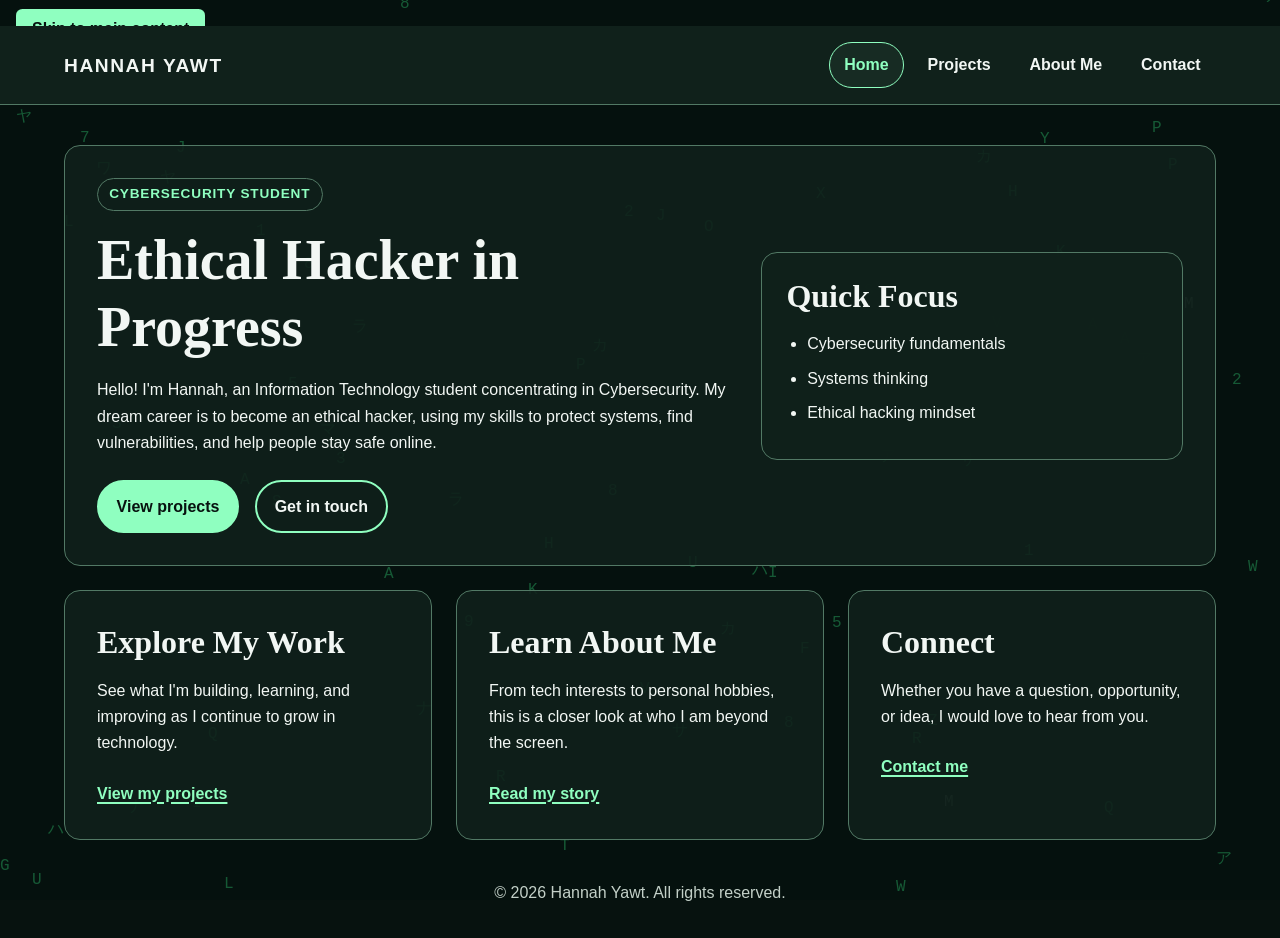
<file: index.html>
<!DOCTYPE html>
<html lang="en">
<head>
  <meta charset="UTF-8">
  <meta name="viewport" content="width=device-width, initial-scale=1.0">
  <meta name="description" content="Hannah Yawt's portfolio, web development projects, and contact information.">
  <title>Home | Hannah Yawt's Portfolio</title>
  <link rel="stylesheet" href="style.css">
  <link rel="stylesheet" href="matrix.css">
  <script src="matrix.js" defer></script>
</head>
<body>
  <a class="skip-link" href="#main-content">Skip to main content</a>
  <header class="site-header">
    <div class="inner">
      <a class="brand" href="index.html">Hannah Yawt</a>
      <nav aria-label="Main navigation">
        <ul class="nav-list">
          <li><a href="index.html" aria-current="page">Home</a></li>
          <li><a href="projects.html">Projects</a></li>
          <li><a href="about.html">About Me</a></li>
          <li><a href="contact.html">Contact</a></li>
        </ul>
      </nav>
    </div>
  </header>
  <main id="main-content" class="page-shell">
    <section class="card hero" aria-labelledby="page-title">
      <div class="hero-copy">
        <p class="eyebrow">Cybersecurity student</p>
        <h1 id="page-title">Ethical Hacker in Progress</h1>
        <p>Hello! I'm Hannah, an Information Technology student concentrating in Cybersecurity. My dream career is to become an ethical hacker, using my skills to protect systems, find vulnerabilities, and help people stay safe online.</p>
        <div class="hero-actions">
          <a class="button primary" href="projects.html">View projects</a>
          <a class="button secondary" href="contact.html">Get in touch</a>
        </div>
      </div>
      <aside class="hero-panel" aria-labelledby="quick-focus-title">
        <h2 id="quick-focus-title">Quick Focus</h2>
        <ul>
          <li>Cybersecurity fundamentals</li>
          <li>Systems thinking</li>
          <li>Ethical hacking mindset</li>
        </ul>
      </aside>
    </section>
    <section class="feature-grid" aria-label="Explore the portfolio">
      <article class="card small-card">
        <h2>Explore My Work</h2>
        <p>See what I'm building, learning, and improving as I continue to grow in technology.</p>
        <a href="projects.html">View my projects</a>
      </article>
      <article class="card small-card">
        <h2>Learn About Me</h2>
        <p>From tech interests to personal hobbies, this is a closer look at who I am beyond the screen.</p>
        <a href="about.html">Read my story</a>
      </article>
      <article class="card small-card">
        <h2>Connect</h2>
        <p>Whether you have a question, opportunity, or idea, I would love to hear from you.</p>
        <a href="contact.html">Contact me</a>
      </article>
    </section>
  </main>
  <footer><p>&copy; 2026 Hannah Yawt. All rights reserved.</p></footer>
</body>
</html>
</file>
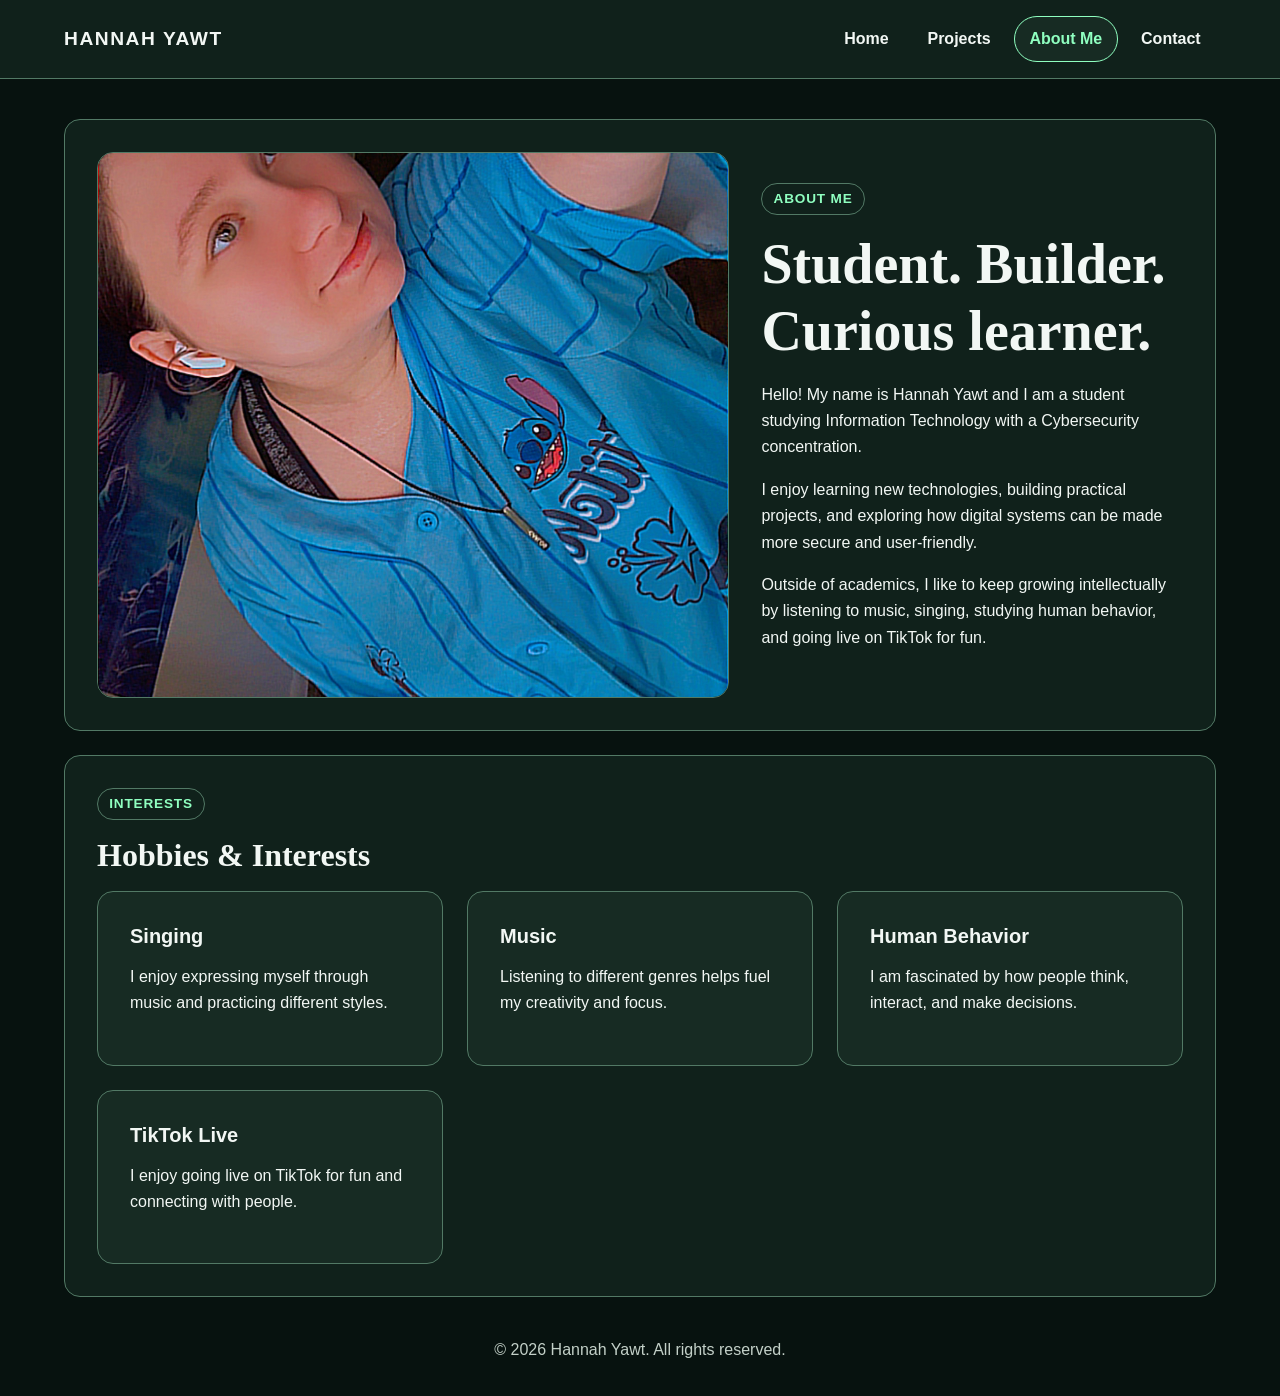
<file: about.html>
<!DOCTYPE html>
<html lang="en">
<head>
  <meta charset="UTF-8">
  <meta name="viewport" content="width=device-width, initial-scale=1.0">
  <meta name="description" content="Learn about Hannah Yawt, her hobbies and interests, and how to get in touch.">
  <title>About Me | Hannah Yawt's Portfolio</title>
  <link rel="stylesheet" href="style.css">
</head>
<body>
  <a class="skip-link" href="#main-content">Skip to main content</a>
  <header class="site-header">
    <div class="inner">
      <a class="brand" href="index.html">Hannah Yawt</a>
      <nav aria-label="Main navigation">
        <ul class="nav-list">
          <li><a href="index.html">Home</a></li>
          <li><a href="projects.html">Projects</a></li>
          <li><a href="about.html" aria-current="page">About Me</a></li>
          <li><a href="contact.html">Contact</a></li>
        </ul>
      </nav>
    </div>
  </header>
  <main id="main-content" class="page-shell">
    <section id="about" class="card about-layout" aria-labelledby="page-title">
      <div class="about-image-wrap">
        <img src="profile.pic.JPEG" alt="Hannah smiling in a blue shirt">
      </div>
      <div class="about-copy">
        <p class="eyebrow">About me</p>
        <h1 id="page-title">Student. Builder. Curious learner.</h1>
        <p>Hello! My name is Hannah Yawt and I am a student studying Information Technology with a Cybersecurity concentration.</p>
        <p>I enjoy learning new technologies, building practical projects, and exploring how digital systems can be made more secure and user-friendly.</p>
        <p>Outside of academics, I like to keep growing intellectually by listening to music, singing, studying human behavior, and going live on TikTok for fun.</p>
      </div>
    </section>
    <section id="hobbies" class="card interests-section" aria-labelledby="interests-title">
      <p class="eyebrow">Interests</p>
      <h2 id="interests-title">Hobbies &amp; Interests</h2>
      <div class="interest-grid">
        <article class="card interest-card">
          <h3>Singing</h3>
          <p>I enjoy expressing myself through music and practicing different styles.</p>
        </article>
        <article class="card interest-card">
          <h3>Music</h3>
          <p>Listening to different genres helps fuel my creativity and focus.</p>
        </article>
        <article class="card interest-card">
          <h3>Human Behavior</h3>
          <p>I am fascinated by how people think, interact, and make decisions.</p>
        </article>
        <article class="card interest-card">
          <h3>TikTok Live</h3>
          <p>I enjoy going live on TikTok for fun and connecting with people.</p>
        </article>
      </div>
    </section>
  </main>
  <footer><p>&copy; 2026 Hannah Yawt. All rights reserved.</p></footer>
</body>
</html>
</file>
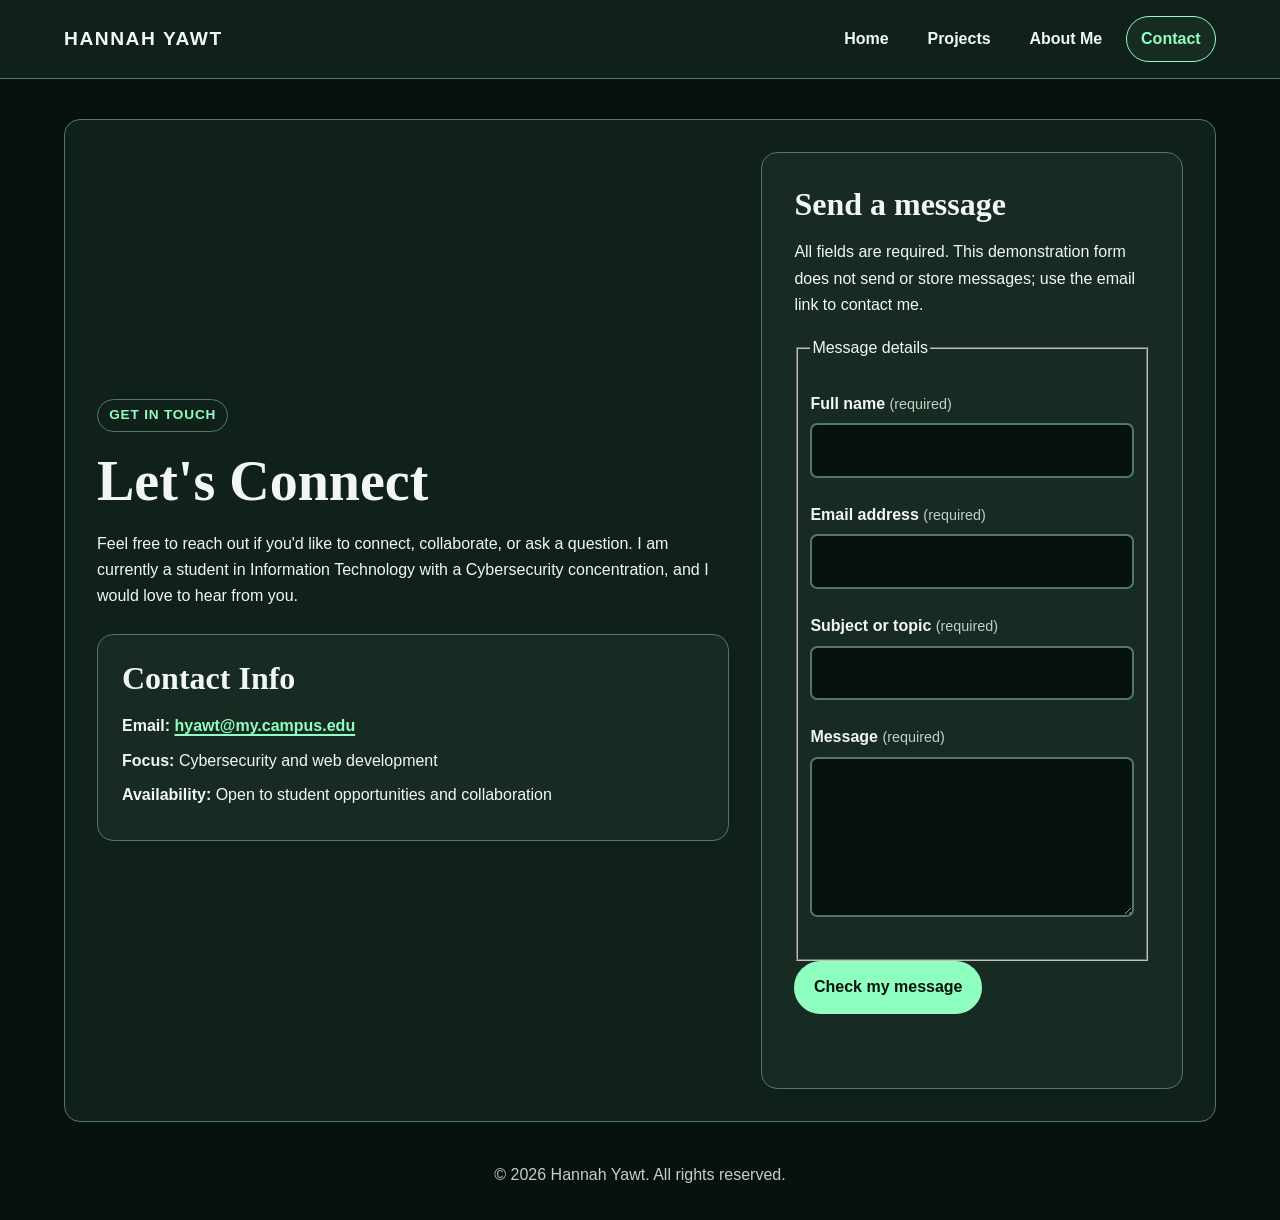
<file: contact.html>
<!DOCTYPE html>
<html lang="en">
<head>
  <meta charset="UTF-8">
  <meta name="viewport" content="width=device-width, initial-scale=1.0">
  <meta name="description" content="Contact Hannah Yawt for questions, collaborations, or opportunities.">
  <title>Contact | Hannah Yawt's Portfolio</title>
  <link rel="stylesheet" href="style.css">
</head>
<body>
  <a class="skip-link" href="#main-content">Skip to main content</a>
  <header class="site-header">
    <div class="inner">
      <a class="brand" href="index.html">Hannah Yawt</a>
      <nav aria-label="Main navigation">
        <ul class="nav-list">
          <li><a href="index.html">Home</a></li>
          <li><a href="projects.html">Projects</a></li>
          <li><a href="about.html">About Me</a></li>
          <li><a href="contact.html" aria-current="page">Contact</a></li>
        </ul>
      </nav>
    </div>
  </header>
  <main id="main-content" class="page-shell">
    <section class="card contact-layout" aria-labelledby="page-title">
      <div>
        <p class="eyebrow">Get in touch</p>
        <h1 id="page-title">Let's Connect</h1>
        <p>Feel free to reach out if you'd like to connect, collaborate, or ask a question. I am currently a student in Information Technology with a Cybersecurity concentration, and I would love to hear from you.</p>
        <div class="contact-card">
          <h2>Contact Info</h2>
          <ul>
            <li><strong>Email:</strong> <a href="mailto:hyawt@my.campus.edu">hyawt@my.campus.edu</a></li>
            <li><strong>Focus:</strong> Cybersecurity and web development</li>
            <li><strong>Availability:</strong> Open to student opportunities and collaboration</li>
          </ul>
        </div>
      </div>
      <div class="card form-card">
        <h2 id="form-title">Send a message</h2>
        <p id="form-help">All fields are required. This demonstration form does not send or store messages; use the email link to contact me.</p>
        <form id="contact-form" novalidate aria-describedby="form-help">
          <fieldset class="contact-fields" aria-describedby="form-help">
            <legend>Message details</legend>
            <div class="form-field">
              <label for="name">Full name <span>(required)</span></label>
              <input id="name" name="name" type="text" autocomplete="name" required aria-describedby="name-error">
              <p class="field-error" id="name-error" aria-live="polite" hidden></p>
            </div>
            <div class="form-field">
              <label for="email">Email address <span>(required)</span></label>
              <input id="email" name="email" type="email" autocomplete="email" required aria-describedby="email-error">
              <p class="field-error" id="email-error" aria-live="polite" hidden></p>
            </div>
            <div class="form-field">
              <label for="subject">Subject or topic <span>(required)</span></label>
              <input id="subject" name="subject" type="text" autocomplete="off" required aria-describedby="subject-error">
              <p class="field-error" id="subject-error" aria-live="polite" hidden></p>
            </div>
            <div class="form-field">
              <label for="message">Message <span>(required)</span></label>
              <textarea id="message" name="message" rows="5" required aria-describedby="message-error"></textarea>
              <p class="field-error" id="message-error" aria-live="polite" hidden></p>
            </div>
          </fieldset>
          <button class="button primary" type="submit">Check my message</button>
          <p class="form-status" id="form-status" role="status" aria-live="polite"></p>
        </form>
      </div>
    </section>
  </main>
  <footer><p>&copy; 2026 Hannah Yawt. All rights reserved.</p></footer>
  <script src="contact.js" defer></script>
</body>
</html>
</file>
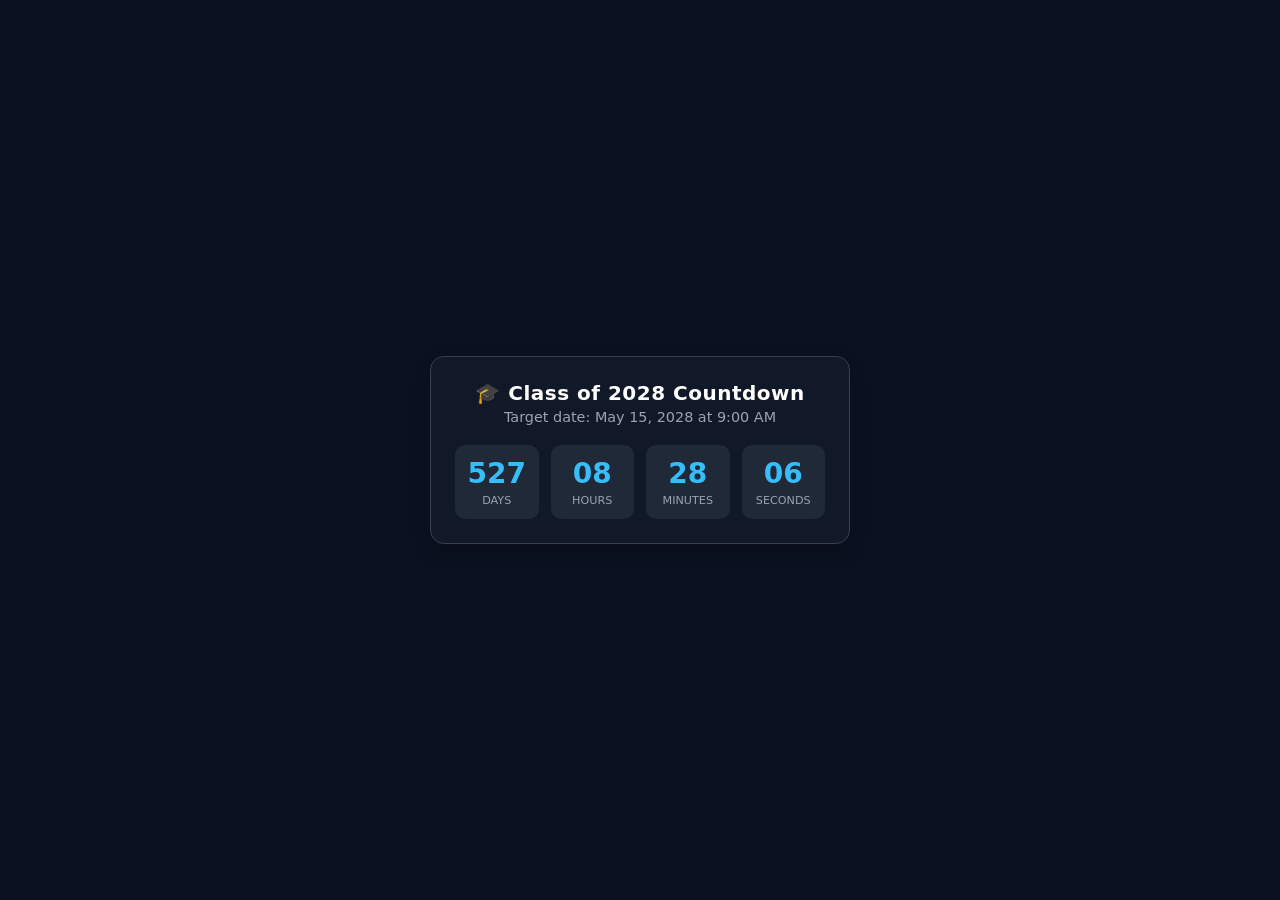
<file: graduation-countdown.html>
<!DOCTYPE html>
<html lang="en">
<head>
  <meta charset="UTF-8">
  <meta name="viewport" content="width=device-width, initial-scale=1.0">
  <meta name="description" content="Countdown to Hannah Yawt's Class of 2028 graduation.">
  <title>Graduation Countdown | Hannah Yawt</title>
  <style>
    :root {
      color-scheme: dark;
      font-family: system-ui, -apple-system, BlinkMacSystemFont, "Segoe UI", sans-serif;
      background: #0b1120;
      color: #ffffff;
    }
    * { box-sizing: border-box; }
    body {
      min-height: 100vh;
      margin: 0;
      padding: 1.5rem;
      display: grid;
      place-items: center;
    }
    .grad-card {
      width: min(100%, 420px);
      padding: 1.5rem;
      border: 1px solid #374151;
      border-radius: 14px;
      background: #111827;
      text-align: center;
      box-shadow: 0 8px 20px rgba(0, 0, 0, 0.25);
    }
    .grad-title {
      margin: 0 0 0.25rem;
      font-size: 1.25rem;
      letter-spacing: 0.5px;
    }
    .grad-subtitle {
      margin: 0 0 1.25rem;
      font-size: 0.9rem;
      color: #9ca3af;
    }
    .timer-grid {
      display: grid;
      grid-template-columns: repeat(4, minmax(0, 1fr));
      gap: 0.75rem;
    }
    .time-box {
      min-width: 0;
      padding: 0.75rem 0.5rem;
      border-radius: 10px;
      background: #1f2937;
    }
    .time-value {
      display: block;
      color: #38bdf8;
      font-size: clamp(1.25rem, 7vw, 1.75rem);
      font-weight: 700;
      font-variant-numeric: tabular-nums;
    }
    .time-label {
      display: block;
      margin-top: 0.25rem;
      color: #9ca3af;
      font-size: 0.7rem;
      text-transform: uppercase;
    }
    .completion-message {
      margin: 0;
      padding: 1rem 0;
      color: #34d399;
      font-size: 1.2rem;
      font-weight: 700;
    }
    [hidden] { display: none !important; }
    @media (max-width: 360px) {
      .grad-card { padding: 1rem; }
      .timer-grid { gap: 0.4rem; }
      .time-box { padding: 0.65rem 0.25rem; }
    }
  </style>
</head>
<body>
  <main class="grad-card" aria-labelledby="grad-title">
    <h1 id="grad-title" class="grad-title">🎓 Class of 2028 Countdown</h1>
    <p class="grad-subtitle">Target date: May 15, 2028 at 9:00 AM</p>

    <div id="countdown-display" class="timer-grid" role="timer" aria-label="Time remaining until graduation" aria-live="off">
      <div class="time-box">
        <span id="days" class="time-value">--</span>
        <span class="time-label">Days</span>
      </div>
      <div class="time-box">
        <span id="hours" class="time-value">--</span>
        <span class="time-label">Hours</span>
      </div>
      <div class="time-box">
        <span id="minutes" class="time-value">--</span>
        <span class="time-label">Minutes</span>
      </div>
      <div class="time-box">
        <span id="seconds" class="time-value">--</span>
        <span class="time-label">Seconds</span>
      </div>
    </div>
    <p id="countdown-complete" class="completion-message" role="status" hidden>🎉 Congratulations, Graduate! 🎉</p>
  </main>

  <script>
    // Uses the visitor's local time zone, matching the provided target date and time.
    const graduationDate = new Date('May 15, 2028 09:00:00').getTime();
    const countdownDisplay = document.querySelector('#countdown-display');
    const completionMessage = document.querySelector('#countdown-complete');
    let timerInterval;

    function updateCountdown() {
      const distance = graduationDate - Date.now();

      if (distance <= 0) {
        window.clearInterval(timerInterval);
        countdownDisplay.hidden = true;
        completionMessage.hidden = false;
        return;
      }

      document.querySelector('#days').textContent = Math.floor(distance / 86400000);
      document.querySelector('#hours').textContent = String(Math.floor((distance % 86400000) / 3600000)).padStart(2, '0');
      document.querySelector('#minutes').textContent = String(Math.floor((distance % 3600000) / 60000)).padStart(2, '0');
      document.querySelector('#seconds').textContent = String(Math.floor((distance % 60000) / 1000)).padStart(2, '0');
    }

    // Render immediately, then refresh once per second.
    updateCountdown();
    if (graduationDate > Date.now()) {
      timerInterval = window.setInterval(updateCountdown, 1000);
    }
  </script>
</body>
</html>
</file>
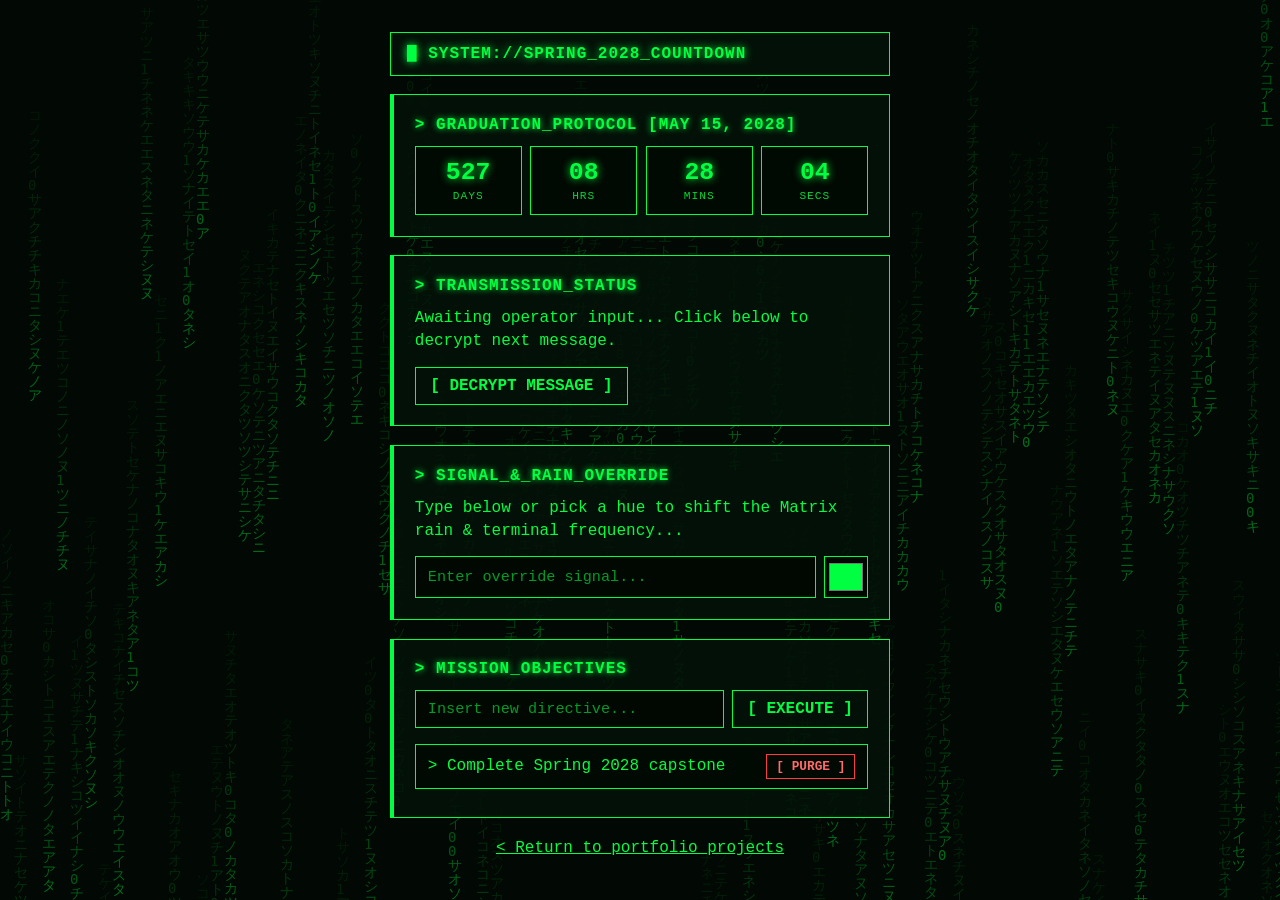
<file: interactive.html>
<!DOCTYPE html>
<html lang="en">
<head>
  <meta charset="UTF-8">
  <meta name="viewport" content="width=device-width, initial-scale=1.0">
  <meta name="description" content="An interactive Matrix-themed graduation countdown and mission planner for the Class of 2028.">
  <title>Matrix 2028 Graduation Terminal</title>
  <link rel="stylesheet" href="matrix-terminal.css">
  <script src="matrix-terminal.js" defer></script>
</head>
<body>
  <canvas id="matrix-canvas" aria-hidden="true"></canvas>

  <main class="container">
    <header class="terminal-header">
      <span class="blink" aria-hidden="true">█</span> SYSTEM://SPRING_2028_COUNTDOWN
    </header>

    <section class="card" aria-labelledby="countdown-title">
      <h2 id="countdown-title">&gt; GRADUATION_PROTOCOL [MAY 15, 2028]</h2>
      <div id="countdown-display" class="timer-grid" role="timer" aria-label="Time remaining until graduation" aria-live="off">
        <div class="time-box"><span id="days" class="time-val">--</span><span class="time-lbl">DAYS</span></div>
        <div class="time-box"><span id="hours" class="time-val">--</span><span class="time-lbl">HRS</span></div>
        <div class="time-box"><span id="minutes" class="time-val">--</span><span class="time-lbl">MINS</span></div>
        <div class="time-box"><span id="seconds" class="time-val">--</span><span class="time-lbl">SECS</span></div>
      </div>
    </section>

    <section class="card" aria-labelledby="transmission-title">
      <h2 id="transmission-title">&gt; TRANSMISSION_STATUS</h2>
      <p id="status-message" aria-live="polite">Awaiting operator input... Click below to decrypt next message.</p>
      <button id="update-btn" type="button">[ DECRYPT MESSAGE ]</button>
    </section>

    <section id="preview-box" class="card" aria-labelledby="signal-title">
      <h2 id="signal-title">&gt; SIGNAL_&amp;_RAIN_OVERRIDE</h2>
      <p id="preview-text">Type below or pick a hue to shift the Matrix rain &amp; terminal frequency...</p>
      <div class="controls">
        <label class="sr-only" for="text-input">Override signal</label>
        <input type="text" id="text-input" placeholder="Enter override signal..." autocomplete="off">
        <label class="sr-only" for="color-input">Matrix rain color</label>
        <input type="color" id="color-input" value="#00ff41" title="Shift Matrix rain and terminal hue">
      </div>
    </section>

    <section class="card" aria-labelledby="objectives-title">
      <h2 id="objectives-title">&gt; MISSION_OBJECTIVES</h2>
      <form id="objective-form" class="controls">
        <label class="sr-only" for="item-input">New mission objective</label>
        <input type="text" id="item-input" placeholder="Insert new directive..." maxlength="120" required>
        <button id="add-btn" type="submit">[ EXECUTE ]</button>
      </form>
      <ul id="item-list" aria-label="Mission objectives"></ul>
      <p id="objective-status" class="sr-only" role="status" aria-live="polite"></p>
    </section>

    <p class="back-link"><a href="projects.html">&lt; Return to portfolio projects</a></p>
  </main>
</body>
</html>
</file>
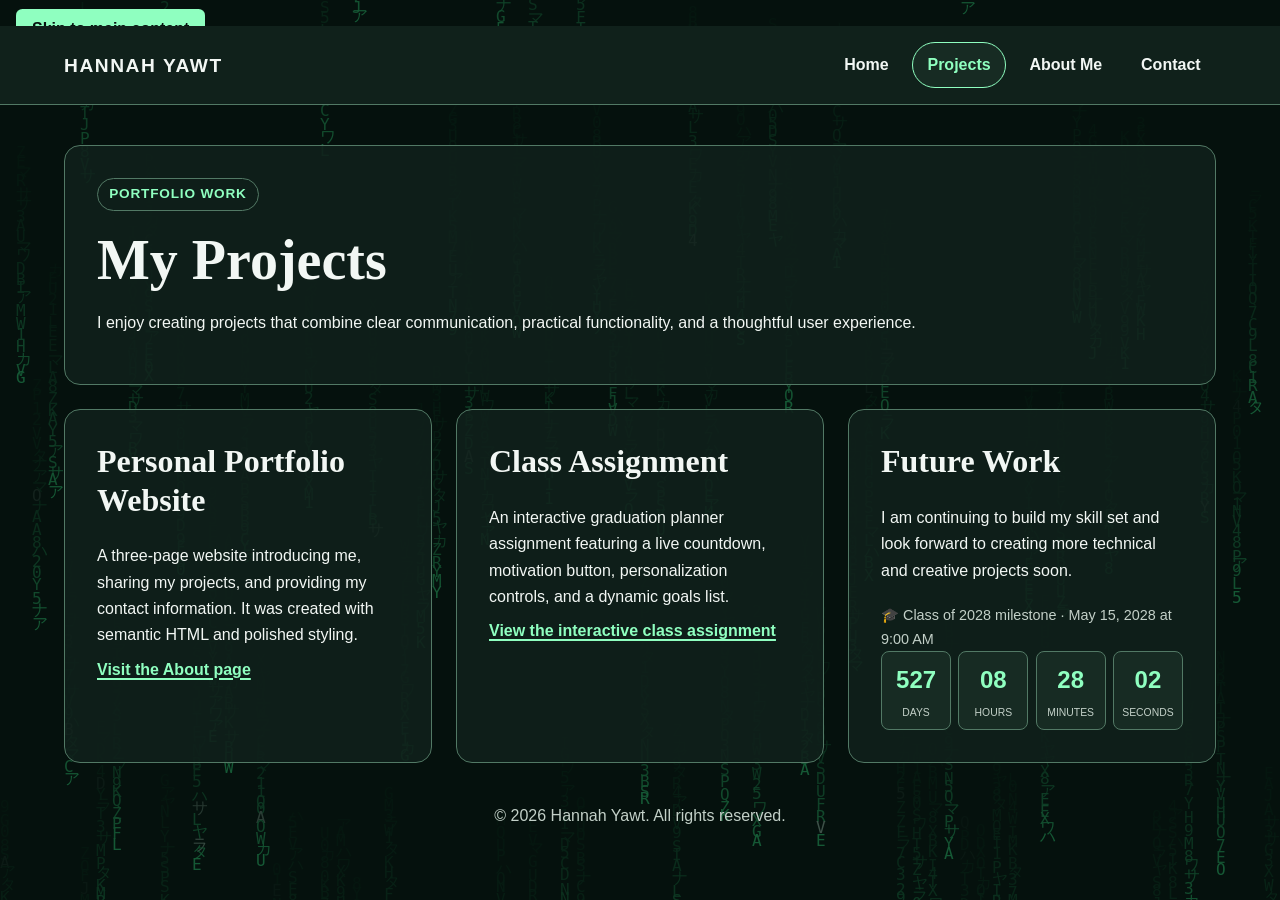
<file: projects.html>
<!DOCTYPE html>
<html lang="en">
<head>
  <meta charset="UTF-8">
  <meta name="viewport" content="width=device-width, initial-scale=1.0">
  <meta name="description" content="A selection of Hannah Yawt's web and technology projects.">
  <title>Projects | Hannah Yawt's Portfolio</title>
  <link rel="stylesheet" href="style.css">
  <link rel="stylesheet" href="matrix.css">
  <script src="matrix.js" defer></script>
  <style>
    .milestone-countdown { margin-top: .75rem; }
    .milestone-countdown .timer-grid { display: grid; grid-template-columns: repeat(4, minmax(0, 1fr)); gap: .45rem; }
    .milestone-countdown .time-box { min-width: 0; padding: .5rem .3rem; text-align: center; border: 1px solid var(--border); border-radius: .5rem; background: var(--surface-raised); }
    .milestone-countdown .time-value { display: block; color: var(--mint); font-weight: 800; font-size: clamp(1.05rem, 3vw, 1.5rem); font-variant-numeric: tabular-nums; }
    .milestone-countdown .time-label { color: var(--muted); font-size: .65rem; text-transform: uppercase; }
    .milestone-note { color: var(--muted); font-size: .9rem; }
  </style>
</head>
<body>
  <a class="skip-link" href="#main-content">Skip to main content</a>
  <header class="site-header">
    <div class="inner">
      <a class="brand" href="index.html">Hannah Yawt</a>
      <nav aria-label="Main navigation">
        <ul class="nav-list">
          <li><a href="index.html">Home</a></li>
          <li><a href="projects.html" aria-current="page">Projects</a></li>
          <li><a href="about.html">About Me</a></li>
          <li><a href="contact.html">Contact</a></li>
        </ul>
      </nav>
    </div>
  </header>
  <main id="main-content" class="page-shell">
    <section class="card project-intro" aria-labelledby="page-title">
      <p class="eyebrow">Portfolio work</p>
      <h1 id="page-title">My Projects</h1>
      <p>I enjoy creating projects that combine clear communication, practical functionality, and a thoughtful user experience.</p>
    </section>
    <section class="project-grid" aria-label="Project cards">
      <article class="card project-card">
        <h2>Personal Portfolio Website</h2>
        <p>A three-page website introducing me, sharing my projects, and providing my contact information. It was created with semantic HTML and polished styling.</p>
        <a href="about.html#about">Visit the About page</a>
      </article>
      <article class="card project-card">
        <h2>Class Assignment</h2>
        <p>An interactive graduation planner assignment featuring a live countdown, motivation button, personalization controls, and a dynamic goals list.</p>
        <a href="interactive.html">View the interactive class assignment</a>
      </article>
      <article class="card project-card">
        <h2>Future Work</h2>
        <p>I am continuing to build my skill set and look forward to creating more technical and creative projects soon.</p>
        <div class="milestone-countdown" aria-label="Graduation milestone countdown">
          <p class="milestone-note">🎓 Class of 2028 milestone · May 15, 2028 at 9:00 AM</p>
          <div id="project-countdown" class="timer-grid" role="timer" aria-label="Time remaining until graduation" aria-live="off">
            <div class="time-box"><span id="project-days" class="time-value">--</span><span class="time-label">Days</span></div>
            <div class="time-box"><span id="project-hours" class="time-value">--</span><span class="time-label">Hours</span></div>
            <div class="time-box"><span id="project-minutes" class="time-value">--</span><span class="time-label">Minutes</span></div>
            <div class="time-box"><span id="project-seconds" class="time-value">--</span><span class="time-label">Seconds</span></div>
          </div>
          <p id="project-countdown-complete" class="milestone-note" role="status" hidden>🎉 Congratulations, Class of 2028!</p>
        </div>
      </article>
    </section>
  </main>
  <footer><p>&copy; 2026 Hannah Yawt. All rights reserved.</p></footer>
  <script>
    (() => {
      const target = new Date(2028, 4, 15, 9, 0, 0).getTime();
      const display = document.getElementById('project-countdown');
      const completeMessage = document.getElementById('project-countdown-complete');
      const values = {
        days: document.getElementById('project-days'),
        hours: document.getElementById('project-hours'),
        minutes: document.getElementById('project-minutes'),
        seconds: document.getElementById('project-seconds')
      };
      if (!display || !completeMessage || Object.values(values).some((element) => !element)) return;

      let intervalId;
      const update = () => {
        const remaining = target - Date.now();
        if (remaining <= 0) {
          window.clearInterval(intervalId);
          display.hidden = true;
          completeMessage.hidden = false;
          return;
        }
        values.days.textContent = Math.floor(remaining / 86400000).toString();
        values.hours.textContent = String(Math.floor(remaining / 3600000) % 24).padStart(2, '0');
        values.minutes.textContent = String(Math.floor(remaining / 60000) % 60).padStart(2, '0');
        values.seconds.textContent = String(Math.floor(remaining / 1000) % 60).padStart(2, '0');
      };

      update();
      if (target > Date.now()) intervalId = window.setInterval(update, 1000);
    })();
  </script>
</body>
</html>
</file>
<file: style.css>
:root {
  color-scheme: dark;
  --page-bg: #07120f;
  --surface: #10211b;
  --surface-raised: #172b23;
  --text: #f2f7f4;
  --muted: #c3d0c8;
  --mint: #8fffc0;
  --mint-hover: #b0ffd2;
  --border: #527965;
  --danger: #ffb4ab;
  --space-1: 0.5rem;
  --space-2: 1rem;
  --space-3: 1.5rem;
  --space-4: 2rem;
  --space-5: 2.5rem;
  --radius: 1rem;
}

* { box-sizing: border-box; }
html { scroll-behavior: smooth; }
body {
  margin: 0;
  min-height: 100vh;
  color: var(--text);
  background: var(--page-bg);
  font-family: Arial, Helvetica, sans-serif;
  font-size: 1rem;
  line-height: 1.65;
}
img { display: block; max-width: 100%; }
p { margin: 0 0 var(--space-2); }
a { color: var(--mint); font-weight: 700; text-decoration-thickness: 0.12em; text-underline-offset: 0.2em; }
a:hover { color: var(--mint-hover); }
a:focus-visible, button:focus-visible, input:focus-visible, textarea:focus-visible {
  outline: 3px solid var(--mint-hover);
  outline-offset: 3px;
}
h1, h2, h3 { margin: 0 0 var(--space-2); line-height: 1.2; }
h1, h2 { font-family: Georgia, 'Times New Roman', serif; }
h1 { font-size: clamp(2.2rem, 5vw, 3.5rem); }
h2 { font-size: clamp(1.5rem, 3vw, 2rem); }
h3 { font-size: 1.25rem; }
ul { margin: 0; padding-left: 1.3rem; }
li { margin-bottom: var(--space-1); }

.skip-link {
  position: absolute;
  z-index: 100;
  top: var(--space-2);
  left: var(--space-2);
  padding: 0.7rem 1rem;
  transform: translateY(-200%);
  background: var(--mint);
  color: #07120f;
  border-radius: 0.4rem;
}
.skip-link:focus { transform: translateY(0); color: #07120f; }
.site-header { background: var(--surface); border-bottom: 1px solid var(--border); }
.inner {
  max-width: 1200px;
  margin: 0 auto;
  padding: var(--space-2) var(--space-3);
  display: flex;
  justify-content: space-between;
  align-items: center;
  gap: var(--space-2);
}
.brand { color: var(--text); font-size: 1.2rem; font-weight: 800; letter-spacing: 0.08em; text-decoration: none; text-transform: uppercase; }
.nav-list { display: flex; flex-wrap: wrap; gap: var(--space-1); margin: 0; padding: 0; list-style: none; }
.nav-list li { margin: 0; }
.nav-list a {
  display: inline-block;
  padding: 0.55rem 0.9rem;
  border: 1px solid transparent;
  border-radius: 999px;
  color: var(--text);
  text-decoration: none;
}
.nav-list a:hover, .nav-list a[aria-current="page"] { border-color: var(--mint); background: var(--surface-raised); color: var(--mint); }
.page-shell { position: relative; max-width: 1200px; margin: 0 auto; padding: var(--space-5) var(--space-3) var(--space-5); }
.card { padding: var(--space-4); background: var(--surface); border: 1px solid var(--border); border-radius: var(--radius); }
.hero { display: grid; align-items: center; gap: var(--space-4); }
.hero-copy { max-width: 44rem; }
.eyebrow {
  display: inline-block;
  margin: 0 0 var(--space-2);
  padding: 0.25rem 0.7rem;
  border: 1px solid var(--border);
  border-radius: 999px;
  color: var(--mint);
  font-size: 0.85rem;
  font-weight: 700;
  letter-spacing: 0.06em;
  text-transform: uppercase;
}
.hero-actions { display: flex; flex-wrap: wrap; gap: var(--space-2); margin-top: var(--space-3); }
.button {
  display: inline-block;
  padding: 0.7rem 1.1rem;
  border: 2px solid var(--mint);
  border-radius: 999px;
  font: inherit;
  font-weight: 700;
  text-align: center;
  text-decoration: none;
  cursor: pointer;
}
.button.primary { background: var(--mint); color: #07120f; }
.button.primary:hover { background: var(--mint-hover); border-color: var(--mint-hover); color: #07120f; }
.button.secondary { background: transparent; color: var(--text); }
.button.secondary:hover { background: var(--surface-raised); color: var(--mint); }
.hero-panel, .contact-card { padding: var(--space-3); background: var(--surface-raised); border: 1px solid var(--border); border-radius: var(--radius); }
.feature-grid, .project-grid, .interest-grid { display: grid; gap: var(--space-3); margin-top: var(--space-3); }
.small-card { min-height: 100%; }
.small-card a { display: inline-block; margin-top: var(--space-1); }

.grad-card {
  margin-top: var(--space-3);
  text-align: center;
}
.grad-subtitle {
  color: var(--muted);
}
.timer-grid {
  display: grid;
  grid-template-columns: repeat(4, minmax(0, 1fr));
  gap: var(--space-1);
}
.time-box {
  min-width: 0;
  padding: var(--space-2) var(--space-1);
  border-radius: 0.5rem;
  background: var(--surface-raised);
  border: 1px solid var(--border);
}
.time-value {
  display: block;
  color: var(--mint);
  font-size: clamp(1.35rem, 5vw, 2rem);
  font-weight: 800;
  font-variant-numeric: tabular-nums;
}
.time-label {
  display: block;
  margin-top: 0.25rem;
  color: var(--muted);
  font-size: 0.75rem;
  text-transform: uppercase;
}
.completion-message {
  margin: 0;
  padding: var(--space-2) 0;
  color: var(--mint);
  font-size: 1.25rem;
  font-weight: 800;
}
[hidden] { display: none !important; }

.project-intro { margin-bottom: var(--space-3); }
.project-card { display: flex; flex-direction: column; align-items: flex-start; gap: var(--space-1); }
.project-card p { margin-bottom: 0; }
.about-layout, .contact-layout { display: grid; align-items: center; gap: var(--space-4); }
.about-image-wrap { overflow: hidden; border: 1px solid var(--border); border-radius: var(--radius); background: var(--surface-raised); }
.about-image-wrap img { width: 100%; height: 100%; max-height: 34rem; object-fit: cover; }
.interests-section { margin-top: var(--space-3); }
.interest-grid { margin-top: var(--space-2); }
.interest-card { background: var(--surface-raised); }
.contact-card { margin-top: var(--space-3); }
.contact-card ul { padding: 0; list-style: none; }
.contact-card li { margin-bottom: var(--space-1); }
.form-card { background: var(--surface-raised); }
.form-field { margin: var(--space-3) 0; }
.form-field label { display: block; margin-bottom: 0.4rem; font-weight: 700; }
.form-field label span { color: var(--muted); font-size: 0.9rem; font-weight: 400; }
input, textarea {
  width: 100%;
  padding: 0.75rem;
  border: 2px solid var(--border);
  border-radius: 0.45rem;
  background: var(--page-bg);
  color: var(--text);
  font: inherit;
}
textarea { resize: vertical; }
input[aria-invalid="true"], textarea[aria-invalid="true"] { border-color: var(--danger); }
.field-error { margin: 0.35rem 0 0; color: var(--danger); font-weight: 700; }
.form-status { min-height: 1.6em; margin: var(--space-2) 0 0; color: var(--text); }
footer { padding: 0 var(--space-3) var(--space-4); color: var(--muted); text-align: center; }
footer p { margin: 0; }

@media (min-width: 768px) {
  .hero, .about-layout, .contact-layout { grid-template-columns: 1.2fr 0.8fr; }
  .feature-grid { grid-template-columns: repeat(3, minmax(0, 1fr)); }
  .project-grid, .interest-grid { grid-template-columns: repeat(2, minmax(0, 1fr)); }
}
@media (min-width: 1100px) {
  .project-grid, .interest-grid { grid-template-columns: repeat(3, minmax(0, 1fr)); }
}
@media (max-width: 767px) {
  .inner { align-items: flex-start; flex-direction: column; }
  .nav-list { width: 100%; }
  .nav-list a { padding: 0.5rem 0.65rem; }
  .page-shell { padding-top: var(--space-4); }
  .card { padding: var(--space-3); }
}
@media (max-width: 480px) {
  .page-shell { padding-right: var(--space-2); padding-left: var(--space-2); }
  .nav-list { flex-direction: column; }
  .nav-list a { width: 100%; }
  .hero-actions { flex-direction: column; }
  .button { width: 100%; }
  .timer-grid { gap: 0.35rem; }
  .time-box { padding: 0.6rem 0.25rem; }
}
@media (prefers-reduced-motion: reduce) {
  *, *::before, *::after { scroll-behavior: auto !important; }
}
</file>
<file: matrix.css>
#matrix-canvas {
  position: fixed;
  inset: 0;
  z-index: 0;
  width: 100%;
  height: 100%;
  pointer-events: none;
  opacity: 0.3;
}

/* Keep page content readable above the decorative rain. */
body > :not(#matrix-canvas) {
  position: relative;
  z-index: 1;
}

/* Slightly translucent panels let the Matrix effect show through. */
.card,
.hero-panel {
  background-color: rgba(16, 33, 27, 0.9);
}

@media (prefers-reduced-motion: reduce) {
  #matrix-canvas { opacity: 0.18; }
}
</file>
<file: matrix-terminal.css>
:root {
  color-scheme: dark;
  --matrix-color: #00ff41;
  --matrix-dark: #030a04;
  --panel-bg: rgba(4, 18, 8, 0.9);
  font-family: "Courier New", Courier, monospace;
  background: var(--matrix-dark);
  color: var(--matrix-color);
}

* { box-sizing: border-box; }
body {
  position: relative;
  display: flex;
  justify-content: center;
  min-height: 100vh;
  margin: 0;
  padding: 2rem 1rem;
  background: var(--matrix-dark);
  color: var(--matrix-color);
  font-family: "Courier New", Courier, monospace;
}
#matrix-canvas {
  position: fixed;
  inset: 0;
  z-index: 0;
  width: 100%;
  height: 100%;
  opacity: 0.4;
  pointer-events: none;
}
.container {
  position: relative;
  z-index: 1;
  display: flex;
  flex-direction: column;
  gap: 1.15rem;
  width: 100%;
  max-width: 500px;
}
.terminal-header {
  padding: 0.75rem 1rem;
  border: 1px solid var(--matrix-color);
  background: var(--panel-bg);
  font-weight: bold;
  letter-spacing: 1px;
  text-shadow: 0 0 8px var(--matrix-color);
}
.blink { animation: cursor-blink 1s steps(2, start) infinite; }
@keyframes cursor-blink { to { visibility: hidden; } }
.card {
  padding: 1.3rem;
  border: 1px solid var(--matrix-color);
  border-left: 4px solid var(--matrix-color);
  background: var(--panel-bg);
  transition: background-color 0.2s ease, box-shadow 0.2s ease;
}
.card.highlighted {
  background-color: rgba(15, 35, 20, 0.96);
  box-shadow: 0 0 22px var(--matrix-color);
}
h2 {
  margin: 0 0 0.75rem;
  font-size: 1rem;
  letter-spacing: 1px;
  text-shadow: 0 0 6px var(--matrix-color);
}
p { margin: 0 0 0.85rem; line-height: 1.45; }
.timer-grid { display: grid; grid-template-columns: repeat(4, minmax(0, 1fr)); gap: 0.55rem; }
.time-box {
  min-width: 0;
  padding: 0.65rem 0.3rem;
  border: 1px solid var(--matrix-color);
  background: rgba(1, 8, 2, 0.9);
  text-align: center;
}
.time-val { display: block; font-size: 1.55rem; font-weight: bold; text-shadow: 0 0 8px var(--matrix-color); font-variant-numeric: tabular-nums; }
.time-lbl { font-size: 0.7rem; letter-spacing: 1px; opacity: 0.85; }
.controls { display: flex; gap: 0.5rem; margin-top: 0.5rem; }
input[type="text"] {
  flex: 1;
  min-width: 0;
  padding: 0.55rem 0.75rem;
  border: 1px solid var(--matrix-color);
  outline: none;
  background: #010802;
  color: var(--matrix-color);
  font: inherit;
  font-size: 0.95rem;
}
input[type="text"]::placeholder { color: var(--matrix-color); opacity: 0.6; }
input[type="color"] { width: 44px; height: 42px; padding: 2px; border: 1px solid var(--matrix-color); background: #010802; cursor: pointer; }
input:focus-visible, button:focus-visible, a:focus-visible { outline: 2px solid #fff; outline-offset: 3px; }
button {
  padding: 0.55rem 0.9rem;
  border: 1px solid var(--matrix-color);
  background: transparent;
  color: var(--matrix-color);
  font: inherit;
  font-weight: bold;
  cursor: pointer;
  transition: background-color 0.15s ease, color 0.15s ease;
}
button:hover { background: var(--matrix-color); color: var(--matrix-dark); }
ul { margin: 1rem 0 0; padding: 0; list-style: none; }
.list-item {
  display: flex;
  align-items: center;
  justify-content: space-between;
  gap: 0.75rem;
  margin-bottom: 0.5rem;
  padding: 0.55rem 0.75rem;
  border: 1px solid var(--matrix-color);
  background: rgba(1, 8, 2, 0.9);
  overflow-wrap: anywhere;
}
.delete-btn { flex: 0 0 auto; padding: 0.25rem 0.55rem; border-color: #ff3b3b; color: #ff6b6b; font-size: 0.8rem; }
.delete-btn:hover { background: #ff3b3b; color: var(--matrix-dark); }
.back-link { margin: 0; text-align: center; }
a { color: var(--matrix-color); }
.sr-only { position: absolute; width: 1px; height: 1px; padding: 0; margin: -1px; overflow: hidden; clip: rect(0, 0, 0, 0); white-space: nowrap; border: 0; }
[hidden] { display: none !important; }
@media (max-width: 380px) {
  body { padding: 1rem 0.65rem; }
  .card { padding: 1rem; }
  .controls { flex-wrap: wrap; }
  .controls input[type="text"] { flex-basis: 100%; }
  .time-val { font-size: 1.25rem; }
}
@media (prefers-reduced-motion: reduce) {
  *, *::before, *::after { animation-duration: 0.01ms !important; animation-iteration-count: 1 !important; transition-duration: 0.01ms !important; }
}
</file>
